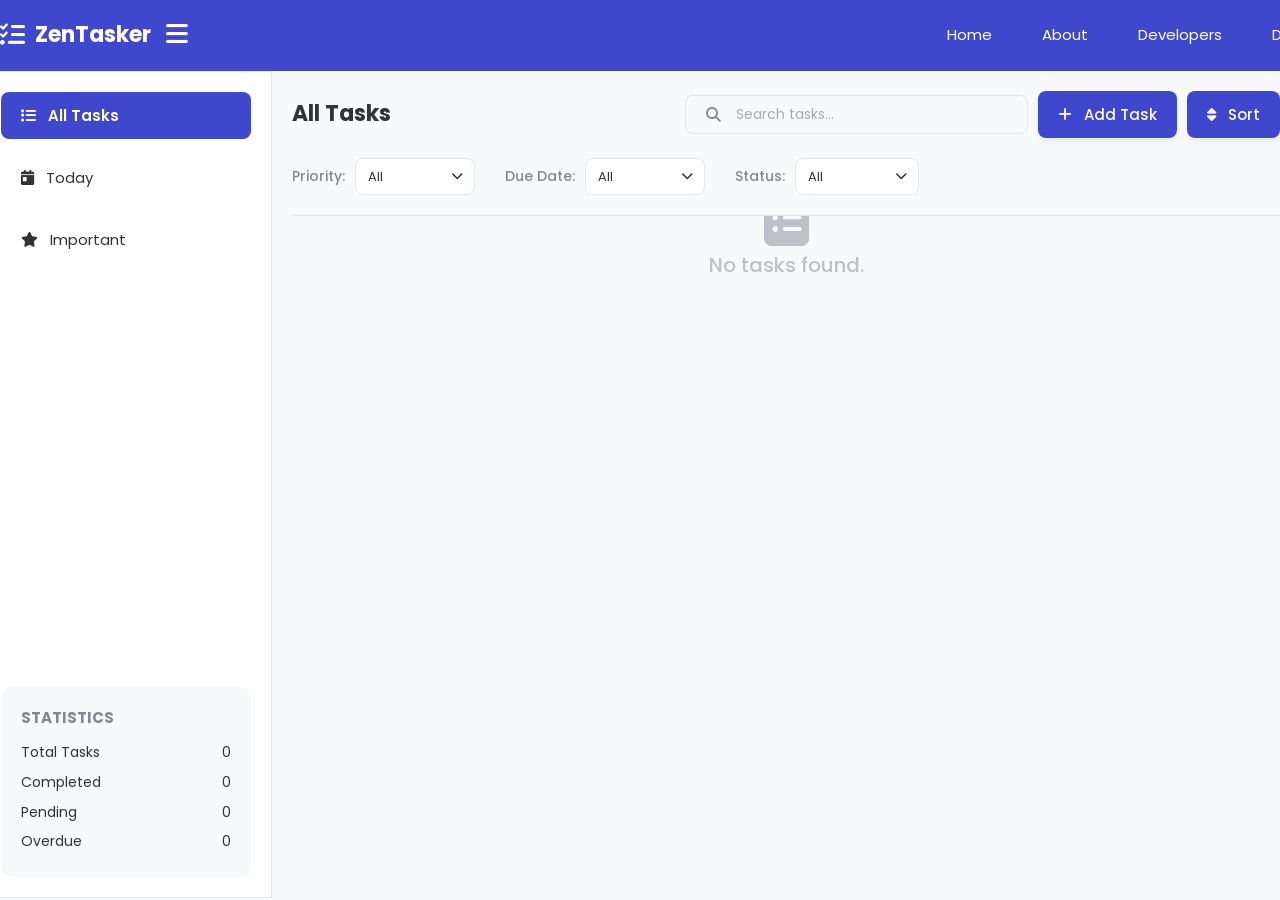
<file: index.html>
<!DOCTYPE html>
<html lang="en">
<head>
    <meta charset="UTF-8">
    <meta name="viewport" content="width=device-width, initial-scale=1.0">
    <title>ZenTasker - Home</title>
    <link rel="stylesheet" href="style.css">
    <link rel="stylesheet" href="https://cdnjs.cloudflare.com/ajax/libs/font-awesome/6.5.1/css/all.min.css">
</head>

<body>
  <div class="app_container">
    <!-- HEADER -->
    <header class="header">
      <div class="container">
        <div class="header_wrapper">
          <div class="header_left">
            <a href="index.html" style="text-decoration: none; color: inherit; display: flex; align-items: center; gap: 1rem;">
              <i class="fa-solid fa-list-check"></i>
              <h3>ZenTasker</h3>
            </a>
            <!-- hamburger-->
              <div class="menu_toggle">
                <i class="fas fa-bars"></i> 
          </div>
          </div>
            <nav class="header_nav">
              <a href="index.html">Home</a>
              <a href="about-project.html">About</a>
              <a href="developers.html">Developers</a>
              <div class="theme_toggle">
                <span>Dark Mode</span>
                  <label class="switch">
                    <input type="checkbox" id="theme_switch">
                    <span class="slider round"></span>
                  </label>
              </div>
            </nav>
        </div>
      </div>
    </header>
    <!-- MAIN CONTENT -->
    <main class="main_content">
      <div class="container">
        <aside class="sidebar_wrapper">
          <div class="sidebar_menu">
            <button class="active" id="all-tasks"><i class="fas fa-list"></i> All Tasks</button>
            <button id="today-tasks"><i class="fas fa-calendar-day"></i> Today</button>
            <button id="important-tasks"><i class="fas fa-star"></i> Important</button>
          </div>
          <section class="stats">
            <div class="stats_wrapper">
              <h3>Statistics</h3>
                <div class="stats_item">
                  <span>Total Tasks</span>
                  <span id="total-tasks-count">0</span>
                </div>
                <div class="stats_item">
                  <span>Completed</span>
                  <span id="completed-tasks-count">0</span>
                </div>
                <div class="stats_item">
                  <span>Pending</span>
                  <span id="pending-tasks-count">0</span>
                </div>
                <div class="stats_item">
                  <span>Overdue</span>
                  <span id="overdue-tasks-count">0</span>
                </div>
              </div>
          </section>
        </aside>
        <div class="task_content">
          <div class="task_header">
            <h2 id="current_view">All Tasks</h2>
            <div class="task_actions">
              <div class="search_box">
                <input type="text" id="task-search" placeholder="Search tasks...">
                <i class="fas fa-search"></i>
              </div>
              <button id="add-task-btn"><i class="fas fa-plus"></i> Add Task</button>
              <button id="sort-tasks-btn"><i class="fas fa-sort"></i> Sort</button>
            </div>
          </div>

          <div class="task_filters">
            <div class="filter_item">
              <label for="priority_filter">Priority:</label>
              <div class="select_wrapper">
                <select id="priority_filter">
                  <option value="all">All</option>
                  <option value="high">High</option>
                  <option value="medium">Medium</option>
                  <option value="low">Low</option>
                </select>
                <i class="fas fa-chevron-down"></i>
              </div>
            </div>

            <div class="filter_item">
              <label for="date_filter">Due Date:</label>
              <div class="select_wrapper">
                <select id="date_filter">
                  <option value="all">All</option>
                  <option value="today">Today</option>
                  <option value="week">This Week</option>
                  <option value="month">This Month</option>
                </select>
                <i class="fas fa-chevron-down"></i>
              </div>
            </div>

            <div class="filter_item">
              <label for="status_filter">Status:</label>
              <div class="select_wrapper">
                <select id="status_filter">
                  <option value="all">All</option>
                  <option value="pending">Pending</option>
                  <option value="completed">Completed</option>
                  <option value="overdue">Overdue</option>
                </select>
                <i class="fas fa-chevron-down"></i>
              </div>
            </div>
          </div>

        <div class="tasks_list" id="tasks_list">
          <div class="empty_state">
            <i class="fas fa-clipboard-list"></i>
            <p>No tasks found. Add a new task to get started!</p>
          </div>
        </div>

      </div>
      </div>
    </main>
  </div>
  <!-- MODAL -->
  <div class="modal" id="task_modal">
    <div class="modal_content">
      <div id="duplicate-alert" class="duplicate-alert">
        <i class="fas fa-exclamation-circle"></i>
        <span id="duplicate-msg">This title is already used!</span>
      </div>
      <span class="close_btn">&times;</span>
      <h2 id="modal-title">Add New Task</h2>
        <form id="task-form">
          <input type="hidden" id="task_id">
            <div class="form_group">
                <label for="task_title">Title*</label>
                <input type="text" id="task_title" required>
              </div>
            <div class="form_row">
                <div class="form_group">
                    <label for="task_due_date">Due Date</label>
                    <input type="date" id="task_due_date">
                </div>
                <div class="form_group">
                    <label for="task_due_time">Due Time</label> 
                    <input type="time" id="task_due_time"> </div>
            </div>
            <div class="form_group description_group">
              <div class="label_row" style="display: flex; justify-content: space-between; align-items: center; margin-bottom: 0.8rem;">
                  <label for="task_description">Description</label>
                  <button type="button" id="expand_desc_btn" class="text_action_btn">
                      <i class="fas fa-expand-alt"></i> Expand
                  </button>
              </div>
              <textarea id="task_description" rows="4"></textarea>
          </div>
            <button type="submit" class="submit_btn">Save Task</button>
        </form>
    </div>
  </div>
 <div class="modal" id="sort_modal">
    <div class="modal-content">
        <span class="close_btn">&times;</span>
        <h2>Sort Tasks</h2>
        
        <div class="sort_options" data-label="Sort By">
            <div class="sort_option">
                <input type="radio" id="sort_date" name="sort" value="dueDate" checked>
                <label for="sort_date">Due Date</label>
            </div>
            <div class="sort_option">
                <input type="radio" id="sort_created" name="sort" value="createdAt">
                <label for="sort_created">Creation Date</label>
            </div>
            <div class="sort_option">
                <input type="radio" id="sort_title" name="sort" value="title">
                <label for="sort_title">Title</label>
            </div>
        </div>

        <div class="sort_order" data-label="Sort Order">
            <div class="sort_option">
                <input type="radio" id="order_asc" name="order" value="asc">
                <label for="order_asc">Ascending</label>
            </div>
            <div class="sort_option">
                <input type="radio" id="order-desc" name="order" value="desc" checked>
                <label for="order_desc">Descending</label>
            </div>
        </div>
        
        <button id="apply-sort-btn" class="submit_btn">Apply Sort</button>
    </div>
</div>

  <script src="script.js"></script>
</body>
</html>
</file>
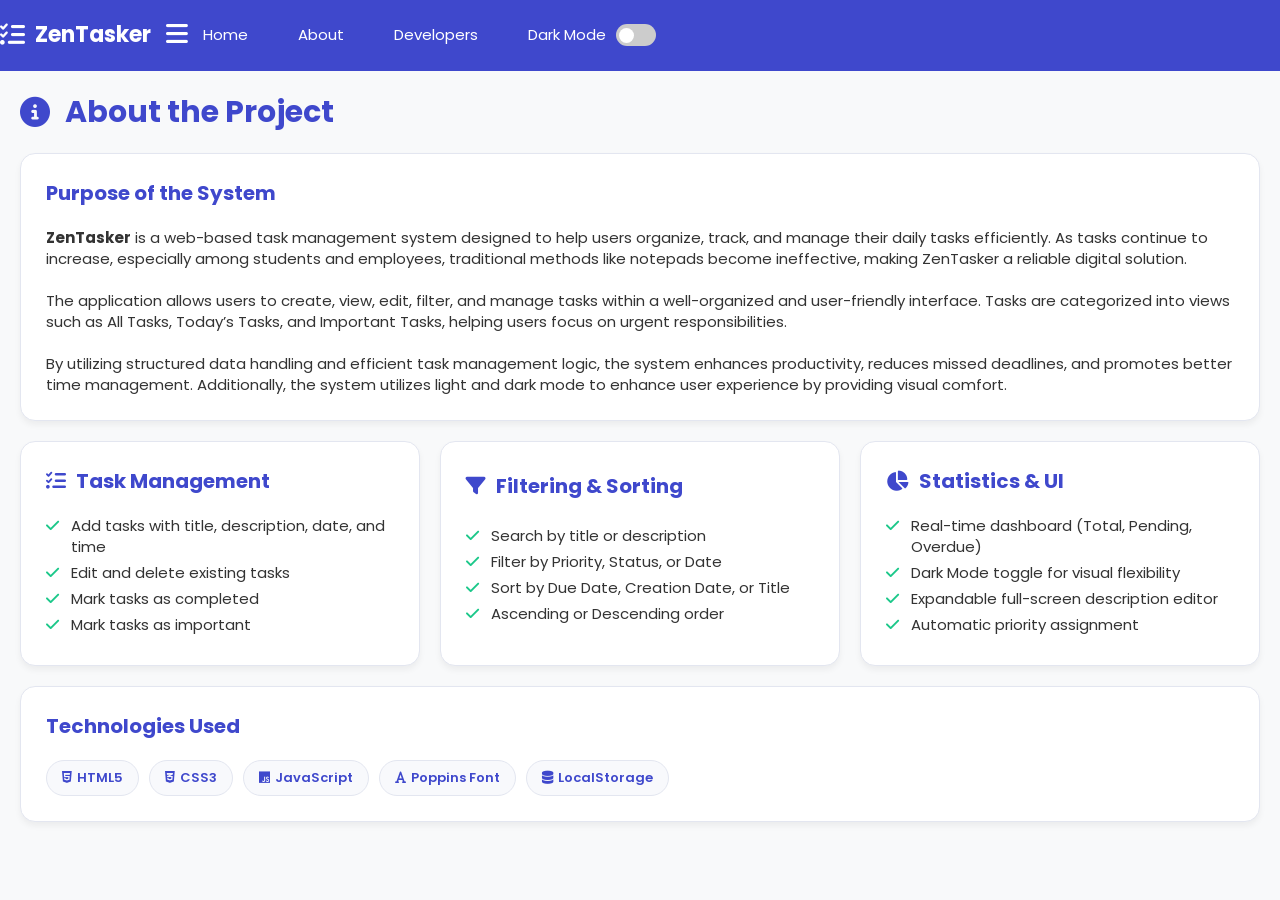
<file: about-project.html>
<!DOCTYPE html>
<html lang="en">
<head>
    <meta charset="UTF-8">
    <meta name="viewport" content="width=device-width, initial-scale=1.0">
    <title>ZenTasker - About Project</title>
    <link rel="stylesheet" href="style.css">
    <link rel="stylesheet" href="https://cdnjs.cloudflare.com/ajax/libs/font-awesome/6.5.1/css/all.min.css">
</head>

<body>
  <div class="app_container">
    <header class="header">
      <div class="container">
        <div class="header_wrapper">
          <div class="header_left">
            <a href="index.html" style="text-decoration: none; color: inherit; display: flex; align-items: center; gap: 1rem;">
              <i class="fa-solid fa-list-check"></i>
              <h3>ZenTasker</h3>
            </a>
             <!-- hamburger-->
              <div class="menu_toggle">
                <i class="fas fa-bars"></i>
          </div>
            <nav class="header_nav">
              <a href="index.html">Home</a>
              <a href="about-project.html" class="active">About</a>
              <a href="developers.html">Developers</a>
              <div class="theme_toggle">
                <span>Dark Mode</span>
                  <label class="switch">
                    <input type="checkbox" id="theme_switch">
                    <span class="slider round"></span>
                  </label>
              </div>
            </nav>
        </div>
      </div>
    </header>

    <main class="main_content about_page">
        <div class="container">
            <section class="about_section animate_fade">
                <div class="section_header">
                    <i class="fas fa-circle-info"></i>
                    <h1>About the Project</h1>
                </div>
                
                <div class="about_card">
                    <h2>Purpose of the System</h2>
                    <p>
                        <strong>ZenTasker</strong> is a web-based task management system designed to help users organize, track, and manage their daily tasks efficiently. As tasks continue to increase, especially among students and employees, traditional methods like notepads become ineffective, making ZenTasker a reliable digital solution.
                        <br><br>
                        The application allows users to create, view, edit, filter, and manage tasks within a well-organized and user-friendly interface. Tasks are categorized into views such as All Tasks, Today’s Tasks, and Important Tasks, helping users focus on urgent responsibilities.
                        <br><br>
                        By utilizing structured data handling and efficient task management logic, the system enhances productivity, reduces missed deadlines, and promotes better time management. Additionally, the system utilizes light and dark mode to enhance user experience by providing visual comfort.
                    </p>
                </div>

                <div class="features_grid">
                    <div class="about_card feature_item">
                        <h3><i class="fas fa-tasks"></i> Task Management</h3>
                        <ul>
                            <li>Add tasks with title, description, date, and time</li>
                            <li>Edit and delete existing tasks</li>
                            <li>Mark tasks as completed</li>
                            <li>Mark tasks as important</li>
                        </ul>
                    </div>

                    <div class="about_card feature_item">
                        <h3><i class="fas fa-filter"></i> Filtering & Sorting</h3>
                        <ul>
                            <li>Search by title or description</li>
                            <li>Filter by Priority, Status, or Date</li>
                            <li>Sort by Due Date, Creation Date, or Title</li>
                            <li>Ascending or Descending order</li>
                        </ul>
                    </div>

                    <div class="about_card feature_item">
                        <h3><i class="fas fa-chart-pie"></i> Statistics & UI</h3>
                        <ul>
                            <li>Real-time dashboard (Total, Pending, Overdue)</li>
                            <li>Dark Mode toggle for visual flexibility</li>
                            <li>Expandable full-screen description editor</li>
                            <li>Automatic priority assignment</li>
                        </ul>
                    </div>
                </div>

                <div class="about_card tech_section">
                    <h2>Technologies Used</h2>
                    <div class="tech_tags">
                        <span class="tech_tag"><i class="fab fa-html5"></i> HTML5</span>
                        <span class="tech_tag"><i class="fab fa-css3-alt"></i> CSS3</span>
                        <span class="tech_tag"><i class="fab fa-js"></i> JavaScript</span>
                        <span class="tech_tag"><i class="fas fa-font"></i> Poppins Font</span>
                        <span class="tech_tag"><i class="fas fa-database"></i> LocalStorage</span>
                    </div>
                </div>
            </section>
        </div>
    </main>
  </div>

  <script src="script.js"></script>
</body>
</html>
</file>
<file: style.css>
@import url("https://fonts.googleapis.com/css2?family=Poppins:wght@300;400;500;600;700&display=swap");

:root {
    --primary-color: #3f48cc;
    --primary-hover: #193a9a;
    --secondary-color: #858796;
    --success-color: #1cc88a;
    --danger-color: #e74a3b;
    --warning-color: #ffc100;
    --info-color: #36b9cc;
    --light-color: #f8f9fc;
    --light-gray-color: #f4f4f4;
    --dark-color: #1b1a2a;
    --text-color: #333;
    --bg-color: #f8f9fa;
    --card-bg: #fff;
    --border-color: #e3e6f0;
    --sidebar-bg: #fff;
    --sidebar-text: #333;
    --input-bg: #fff;
    --poppins: "Poppins", sans-serif;
    
    /* Predefined Consistent Shadows */
    --card-shadow: 0 4px 6px rgba(0, 0, 0, 0.05);
    --card-shadow-hover: 0 10px 20px rgba(0, 0, 0, 0.1);
}
[data-theme="dark"] {
    --primary-color: #3f48cc;
    --primary-hover: #193a9a;
    --secondary-color: #6c757d;
    --success-color: #1cc88a;
    --danger-color: #e74a3b;
    --warning-color: #f6c23e;
    --info-color: #36b9cc;
    --light-color: #343a40;
    --light-gray-color: #242424;
    --dark-color: #d1d3e2;
    --text-color: #f8f9fa;
    --bg-color: #1a1a1a;
    --card-bg: #2d2d2d;
    --border-color: #444;
    --sidebar-bg: #252525;
    --sidebar-text: #f8f9fa;
    --input-bg: #3d3d3d;
    --poppins: "Poppins", sans-serif;
    
    /* Dark Mode Shadows */
    --card-shadow: 0 4px 6px rgba(0, 0, 0, 0.2);
    --card-shadow-hover: 0 10px 20px rgba(0, 0, 0, 0.4);
}

*{
    margin: 0;
    padding: 0;
    box-sizing: border-box;
    transition: background-color 0.3s ease, color 0.3s ease, border-color 0.3s ease, box-shadow 0.3s ease;
}

html{
    font-size: 62.5%;
    height: 100%;
}
body{
    font-family: var(--poppins);
    font-size: 1.6rem;
    line-height: 1.4;
    overflow-x: hidden;
    overflow-y: auto;
    background-color: var(--bg-color);
    color: var(--text-color);
    -ms-overflow-style: none;  /* IE and Edge */
    scrollbar-width: none;  /* Firefox */
}
body::-webkit-scrollbar{
    display: none;
}
a{
    text-decoration: none;
}
ul{ 
    list-style: none;
}
img{
    max-width: 100%; display: block;
}
.container{
    margin: 0 auto;
}
.main_container{ 
    width: 100%;
}
.app_container{
   

    min-height: 100vh;
    display: flex;
    flex-direction: column;
}
/* HEADER */
.header {
    background-color: var(--primary-color);
    padding: 2rem 0;
    position: sticky;
    top: 0;
    z-index: 1000;
}
.header_wrapper {
    display: flex;
    justify-content: space-between;
    align-items: center;
    width: 140rem;
    margin: 0 auto;
}
.header_left {
    display: flex;
    align-items: center;
    gap: 1.5rem;
}
.header_left i {
    font-size: 2.5rem;
    color: white;
}
.header_left h3 {
    color: white;
    font-size: 2.2rem;
}
.header_nav{
    display: flex;
    gap: 5rem;
}
.header_nav a{
    position: relative;
    font-size: 1.5rem;
    color: white;
    transition: color 0.3s ease;
}
.header_nav a:after{
    content: "";
    position: absolute;
    height: 2px;
    width: 100%;
    left: 0;
    bottom: -4px;
    background-color: var(--warning-color);
    transform: scaleX(0);
    transition: transform 0.3s ease;
    transform-origin: right;
}
.header_nav a:hover{
    color: var(--warning-color);
}
.header_nav a:hover::after{
    transform: scaleX(1);
    transform-origin: left;
}
.theme_toggle   {
    display: flex;
    font-size: 1.5rem;
    color: white;
    gap: 1rem;
    
}
.switch {
    position: relative;
    display: inline-block;
    width: 40px;
    height: 22px;
}
.switch input { opacity: 0; width: 0; height: 0; }
.slider {
    position: absolute;
    cursor: pointer;
    top: 0; left: 0; right: 0; bottom: 0;
    background-color: #ccc;
    transition: .3s;
    border-radius: 35px;
}
.slider:before {
    position: absolute;
    content: "";
    height: 15px; width: 15px;
    left: 3px; bottom: 3px;
    background-color: white;
    transition: .3s;
    border-radius: 50%;
}
input:checked + .slider { background-color: var(--warning-color); }
input:checked + .slider:before { transform: translateX(18px); }
.slider.round {
    border-radius: 35px;
}
.slider.round:before {
    border-radius: 50%;
}
/* MAIN CONTENT */
.main_content {
    display: flex;
    background-color: var(--bg-color);
    flex: 1;
    overflow: hidden;
}
.main_content > .container {
    display: flex;
    width: 140rem;
    margin: 0 auto;
    height: 100%;
}
/* SIDEBAR */
.sidebar_wrapper {
     width: 25rem;
    min-height: calc(100vh - 11.5rem);
    background-color: var(--sidebar-bg);
    color: var(--sidebar-text);
    border: 1.5px solid var(--border-color);
    display: flex;
    flex-direction: column;
    padding: 2rem 2rem 2rem 50vw;
    margin-left: -50vw; 
    box-sizing: content-box; 
}
.sidebar_menu {
    display: flex;
    flex-direction: column;
    gap: 1.5rem;
}
.sidebar_menu button {
   display: flex;
    align-items: center;
    gap: 1.2rem;
    padding: 1.2rem 2rem;
    border-radius: 0.8rem;
    font-size: 1.5rem;
    font-family: var(--poppins);
    cursor: pointer;
    transition: all 0.3s ease;
    border: none;
    width: 100%; /* Default width */
    color: var(--sidebar-text);
    background-color: var(--sidebar-bg-color);
}
.sidebar_menu button:hover {
     background-color: rgba(78, 115, 223, 0.1);
    color: var(--primary-color);
    padding-left: 2.5rem;
}
.sidebar_menu button.active {
    background-color: var(--primary-color);
    color: white;
    font-weight: 600;
}
.sidebar_menu button.active i
{ 
  color: white;
}
.stats {
    margin-top: auto;
}
.stats_wrapper {
    background-color: var(--bg-color);
    padding: 2rem;
    border-radius: 1rem;
}
.stats h3 {
    font-size: 1.5rem;
    text-transform: uppercase;
    color: var(--secondary-color);
    margin-bottom: 1rem;
}
.stats_item {
    display: flex;
    justify-content: space-between;
    padding: 0.5rem 0;
    font-size: 1.4rem;
    color: var(--sidebar-text);
}
/* TASK CONTENT */
.task_content{
    width: 100%;
    padding: 2rem 0 2rem 2rem;
    background-color: var(--bg-color);
    flex: 1;
    height: 100%;
    display: flex;
    flex-direction: column;
    overflow: hidden;
}
.task_header {
    display: flex;
    justify-content: space-between;
    align-items: center;
}
.task_header h2 {
    font-size: 2.2rem;
}
.task_actions {
    display: flex;
    gap: 2rem;
}
.search_box {
    position: relative;
    display: flex;
    align-items: center;
    background-color: var(--light-color);
    border: 1.5px solid var(--border-color);
    border-radius: 0.8rem;
    transition: all 0.3s ease;
}
.search_box:hover {
    border-color: var(--primary-color);
}
.search_box:focus-within {
     outline: none;
    border-color: var(--primary-color);
    box-shadow: 0 0 0 0.3rem rgba(78, 115, 223, 0.25);
}
.search_box input {
    border: none;
    outline: none;
    background: transparent;
    padding: 0.8rem 2rem 0.8rem 5rem;
    font-size: 1.4rem;
    font-family: var(--poppins);
    color: var(--dark);
    width: 100%;
}
.search_box i {
    position: absolute;
    left: 2rem;
    color: var(--secondary-color);
    font-size: 1.5rem;
    pointer-events: none;
}
.search_box input::placeholder {
    color: #aaa;
    font-weight: 400;
}
#add-task-btn,
#sort-tasks-btn {
    display: flex;
    align-items: center;
    gap: 1.2rem;
    padding: 1.2rem 2rem;
    border-radius: 0.8rem;
    font-size: 1.5rem;
    background-color: var(--primary-color);
    color: white;
    font-family: var(--poppins);
    font-weight: 500;
    cursor: pointer;
    transition: all 0.3s ease;
    border: none;
    transition: all 0.3s ease;
    box-shadow: var(--card-shadow);
}
#add-task-btn:hover, 
#sort-tasks-btn:hover {
    background-color: #353ca6;
    transform: translateY(-2px);
    box-shadow: var(--card-shadow-hover);
}
#add-task-btn:active,
#sort-tasks-btn:active {
    transform: translateY(0);
    box-shadow: 0 2px 4px rgba(63, 72, 204, 0.2);
}
#add-task-btn i,
#sort-tasks-btn i {
    font-size: 1.5rem;
}
.task_filters {
    display: flex;
    gap: 3rem;
    padding: 2rem 0;
    border-bottom: 1.5px solid var(--border-color);
    align-items: center;
    flex-wrap: wrap;
}
.filter_item {
    display: flex;
    align-items: center;
    gap: 1rem;
}
.filter_item label {
    font-size: 1.4rem;
    font-weight: 500;
    color: var(--secondary-color);
    transition: color 0.3s ease;
}
.filter_item select {
    /* Reset browser default arrow */
    appearance: none;
    -webkit-appearance: none;
    -moz-appearance: none;
    width: 100%;
    padding: 0.8rem 3.5rem 0.8rem 1.2rem;
    border-radius: 0.8rem;
    border: 1.5px solid var(--border-color);
    font-family: var(--poppins);
    font-size: 1.3rem;
    background-color: var(--input-bg);
    color: var(--text-color);
    cursor: pointer;
    outline: none;
    transition: all 0.3s ease;
}
.select_wrapper {
    position: relative;
    display: flex;
    align-items: center;
    min-width: 12rem;
}
.select_wrapper i {
    position: absolute;
    right: 1.2rem;
    font-size: 1.2rem;
    color: var(--text-color);
    pointer-events: none;
    transition: all 0.3s ease;
}
.filter_item select:hover {
    border-color: var(--primary-color);
}

.filter_item select:focus {
    border-color: var(--primary-color);
    box-shadow: 0 0 0 0.3rem rgba(78, 115, 223, 0.25);
}
/* MODAL */
.modal {
    display: none; 
    position: fixed;
    top: 0;
    left: 0;
    width: 100%;
    height: 100%;
    background-color: rgba(0, 0, 0, 0.6); 
    z-index: 2000; 
    justify-content: center;
    align-items: center;
    backdrop-filter: blur(5px); 
}
.modal.active {
    display: flex;
}
.modal_content {
    background-color: var(--card-bg);
    border-radius: 1.2rem;
    width: 95%;
    max-width: 515px;
    padding: 3rem;
    box-shadow: var(--card-shadow-hover);
    position: relative;
    animation: modalSlideIn 0.3s ease-out;
    color: var(--text-color);
}
@keyframes modalSlideIn {
    from { transform: translateY(-20px); opacity: 0; }
    to { transform: translateY(0); opacity: 1; }
}
.modal h2 {
    margin-bottom: 2rem;
    font-size: 2.2rem;
    color: var(--primary-color);
    border-bottom: 2px solid var(--border-color);
    padding-bottom: 1rem;
}
.close_btn {
    position: absolute;
    top: 1.5rem;
    right: 2rem;
    font-size: 3rem;
    color: var(--secondary-color);
    cursor: pointer;
}
.close_btn:hover {
    color: var(--danger-color);
}
.form_group {
    margin-bottom: 1.5rem;
}
.form_group label {
    display: block;
    font-size: 1.5rem;
    font-weight: 500;
    margin-bottom: 0.5rem;
}
.modal_content input, 
.modal_content textarea,
.modal_content select {
    width: 100%;
    padding: 1rem;
    border-radius: 0.6rem;
    border: 1.5px solid var(--border-color);
    background-color: var(--input-bg);
    color: var(--text-color);
    font-family: var(--poppins);
    font-size: 1.4rem;
    outline: none;
}
.modal_content input:focus, 
.modal_content textarea:focus {
    border-color: var(--primary-color);
}
.modal_content input:focus, 
.modal_content textarea:focus {
    outline: none;
    border-color: var(--primary-color);
    box-shadow: 0 0 0 0.3rem rgba(78, 115, 223, 0.25);
}
.duplicate-alert {
    display: none;
    align-items: center;
    gap: 1.2rem;
    background-color: var(--card-bg); 
    color: var(--danger-color);
    padding: 1.5rem 2rem;
    border-radius: 1rem;
    position: absolute;
    top: -60px;
    left: 50%;
    transform: translateX(-50%);
    width: 100%;
    z-index: 2100;
    border: 2px solid var(--danger-color);
    box-shadow: var(--card-shadow-hover);
    font-size: 1.4rem;
    font-weight: 600;
    animation: popIn 0.4s cubic-bezier(0.68, -0.55, 0.265, 1.55);
}
.duplicate-alert i {
    font-size: 2rem;
}
@keyframes popIn {
    from { 
        top: -50px; 
        opacity: 0; 
        transform: translateX(-50%) scale(0.9); 
    }
    to { 
        top: -60px; 
        opacity: 1; 
        transform: translateX(-50%) scale(1); 
    }
}
.form_row {
    display: grid;
    grid-template-columns: 1fr 1fr;
    gap: 1.5rem;
}
#task_description::-webkit-scrollbar {
    display: none;
}

.form_group.description_group {
    transition: all 0.4s cubic-bezier(0.165, 0.84, 0.44, 1);
}
#task_description {
    resize: none;
    width: 100%;
    height: 120px;
    padding: 1rem;
    background-color: var(--input-bg);
    border: 1.5px solid var(--border-color);

    border-radius: 0.8rem;
    position: relative;
    top: 0;
    left: 0;
    z-index: 1;
}
#task_description:focus {
    border-color: var(--primary-color);
}
#task_description.is_expanded {
    position: fixed;
    top: 10vh;
    left: 10vw;
    width: 80vw;
    height: 80vh;
    z-index: 10001;
    padding: 6rem 3rem 3rem 3rem;
    font-size: 1.6rem;
    background-color: var(--card-bg);
    border: 1px solid var(--primary-color);
    border-radius: 1.5rem;
    box-shadow: 0 20px 50px rgba(0, 0, 0, 0.3), 0 0 0 100vmax rgba(0, 0, 0, 0.5);
    outline: none;
    overflow-y: auto;
}
#expand_desc_btn {
    z-index: 10002;
}
#task_modal:has(#task_description.is_expanded) #expand_desc_btn {
    position: fixed;
    top: calc(10vh + 1.5rem);
    right: calc(10vw + 2rem);
    background: var(--danger-color);
    color: white;
}
#task_modal:has(#task_description.is_expanded) .label_row label {
    visibility: hidden;
}
.text_action_btn {
    background: var(--light-gray-color);
    border: 1.5px solid var(--border-color);
    color: var(--primary-color);
    padding: 0.6rem 1.2rem;
    border-radius: 0.8rem;
    font-weight: 500;
    font-family: var(--poppins);
    cursor: pointer;
    display: flex;
    align-items: center;
    gap: 0.5rem;
    font-size: 1.3rem;
    transition: all 0.2s ease;
}
.text_action_btn:hover {
    background: var(--primary-color);
    color: white;
    border-color: var(--primary-color);
}
#task_modal:has(#task_description.is_expanded) #expand_desc_btn {
    position: fixed;
    top: calc(10vh + 1.5rem);
    right: calc(10vw + 2rem);
    background: var(--card-bg);
    border: 1.5px solid var(--danger-color);
    color: var(--danger-color);
    z-index: 10002;
}
#task_modal:has(#task_description.is_expanded) #expand_desc_btn:hover {
    background: var(--danger-color);
    color: white;
    border-color: var(--danger-color);
}
.submit_btn,
.apply {
    width: 100%;
    padding: 1.2rem;
    margin-top: 1rem;
    border: none;
    border-radius: 0.8rem;
    background-color: var(--primary-color);
    color: white;
    font-size: 1.6rem;
    font-weight: 500;
    cursor: pointer;
    transition: background 0.3s;
}
.submitbtn:hover {
    background-color: var(--primary-hover);
}
.task_content {
    flex: 1;
    display: flex;
    flex-direction: column;
    height: 100%; /* Ensure it spans the full available height */
}
.tasks_list {
    flex: 1;
    display: grid;
    grid-template-columns: repeat(2, 1fr);
    gap: 2rem;
    padding: 2rem 0;
    align-content: start;
    overflow-y: auto; 
    max-height: 100%;
    position: relative;
}
.tasks_list::-webkit-scrollbar {
    width: 6px;
}
.tasks_list::-webkit-scrollbar-track {
    background: transparent;
}
.tasks_list::-webkit-scrollbar-thumb {
    background: var(--border-color);
    border-radius: 10px;
}
.tasks_list::-webkit-scrollbar-thumb:hover {
    background: var(--secondary-color);
}
.tasks_list.is-empty {
    display: flex;
    align-items: center;
    justify-content: center;
    height: 100%;
    grid-template-columns: none;
}
.empty_state {
    text-align: center;
    display: flex;
    flex-direction: column;
    align-items: center;
    justify-content: center;
    margin-top: -5rem;
    gap: 0.5rem;
    animation: fadeIn 0.5s ease-out forwards;
}
.empty_state i {
    font-size: 6rem; 
    color: var(--secondary-color);
    opacity: 0.5;
}
.empty_state p {
    font-size: 2rem;
    font-weight: 500;
    color: var(--secondary-color);
    opacity: 0.5;
}
.empty_state span {
    font-size: 1.5rem;
    color: var(--secondary-color);
    opacity: 0.5;
}
@keyframes fadeIn {
    from {
        opacity: 0;
        transform: translateY(20px);
    }
    to {
        opacity: 1;
        transform: translateY(0);
    }
}
.task_card {
    background-color: var(--card-bg);
    border-radius: 1rem;
    padding: 2rem;
    height: 20rem;
    display: flex;
    flex-direction: column;
    box-shadow: var(--card-shadow);
    transition: transform 0.2s ease, box-shadow 0.2s ease, border-color 0.2s ease;
    cursor: pointer;
}
.task_card:hover {
    transform: translateY(-5px);
    box-shadow: var(--card-shadow-hover);
    border-color: var(--primary-color);
}
.task_card.expanded:hover {
    transform: none;
    box-shadow: none;
}
.task_card_header {
    display: flex;
    justify-content: space-between;
    align-items: flex-start;
    margin-bottom: 1rem;
}
.task_card_header h4 {
    font-size: 1.8rem;
    color: var(--primary-color);
    padding-bottom: 3px;
}
.title_section {
    display: flex;
    align-items: center;
    gap: 1rem;
}
.task_checkbox {
    width: 1.5rem;
    cursor: pointer;
    accent-color: var(--success-color);
}
.task_card.completed {
    opacity: 0.5;
}

.task_card.completed h4,
.task_card.completed .task_description {
    text-decoration: line-through;
    color: var(--secondary-color);
}
.task_card_header {
    display: flex;
    justify-content: space-between;
    align-items: center;
    width: 100%;
    margin-bottom: 1rem;
}
.task_actions {
    display: flex;
    gap: 1rem;
    align-items: center;
}
.task-action-btn {
    padding: 0.5rem;
    cursor: pointer;
    font-size: 1.6rem;
    color: var(--secondary-color);
    display: flex;
    align-items: center;
    justify-content: center;
    background: none;
    border: none;
    box-shadow: none;
    cursor: pointer;
    transition: all 0.3s ease;
    border-radius: 50%;
}
.task-action-btn:hover {
   background-color: var(--light-gray-color);
    transform: scale(1.1);
    box-shadow: none;
}
.task-action-btn.important.active {
    color: var(--warning-color);
}
.task-action-btn.important:hover {
    color: var(--warning-color);
}
.task-action-btn.edit:hover {
    color: var(--primary-color);
}
.task-action-btn.delete:hover {
    color: var(--danger-color);
}
.task-action-btn i {
    pointer-events: none;
}
.task_description {
    font-size: 1.4rem;
    color: var(--secondary-color);
    line-height: 1.5;
    white-space: pre-wrap;
    overflow-y: auto; 
    flex-grow: 1;
    -ms-overflow-style: none;
    scrollbar-width: none;
}
.task_description::-webkit-scrollbar {
    display: none;
}
.task_description {
    word-break: break-all; 
}
.task_detail {
    display: flex;
    align-items: center;
    gap: 1.5rem;
    padding-top: 1.5rem;
    margin-top: auto;
}
.task_detail span {
    display: flex;
    align-items: center;
    gap: 1rem;
    font-size: 1.4rem;
    color: var(--secondary-color);
}
.task_card.expanded {
    position: absolute;
    top: 2rem; 
    left: 0;
    width: 100%;
    height: calc(100% - 2rem); 
    z-index: 100;
    margin: 0;
    cursor: default;
    animation: expandAnimation 0.3s ease-out forwards;
    display: flex;
    flex-direction: column;
    align-items: flex-start;
    padding: 3rem;
}
@keyframes expandAnimation {
    from { transform: scale(0.95); opacity: 0.8; }
    to { transform: scale(1); opacity: 1; }
}
.tasks_list.has-expanded .task_card:not(.expanded) {
    display: none;
}
.close_expanded {
    display: none;
    border: none;
    background-color: transparent;
    color: var(--text-color);
    cursor: pointer;
    font-weight: 500;
    font-family: var(--poppins);
    font-size: 1.4rem;
    margin-bottom: 1.5rem;
    transition: all 0.3s ease;
    align-self: flex-start;
}
.close_expanded:hover {
    transform: translateX(-5px);
}
.close_expanded i {
    font-size: 1.2rem;
    transition: transform 0.3s ease;
}
.close_expanded:hover i {
    transform: translateX(-3px);
}
.task_card.expanded .close_expanded {
   display: flex;
    align-items: center;
    gap: 1rem;
}
.priority_badge {
    padding: 0.4rem 1.2rem;
    border-radius: 0.8rem;
    font-size: 1.2rem;
    font-weight: 700;
    text-transform: uppercase;
    letter-spacing: 0.5px;
    display: inline-block;
}

.priority_badge.high {
    background-color: rgba(231, 74, 59, 0.1);
    color: #e74a3b;
}

.priority_badge.medium {
    background-color: rgba(255, 193, 0, 0.1);
    color: #ffc100;
}

.priority_badge.low {
    background-color: rgba(28, 200, 138, 0.1);
    color: #1cc88a;
}
@media (max-width: 768px) {
    .tasks_list {
        grid-template-columns: 1fr;
    }
}
#sort_modal {
    position: fixed;
    top: 0;
    left: 0;
    width: 100%;
    height: 100%;
    background-color: rgba(0, 0, 0, 0.5);
    display: none;
    justify-content: center;
    align-items: center;
    z-index: 1000;
    backdrop-filter: blur(4px);
}
#sort_modal {
    position: fixed;
    top: 0;
    left: 0;
    width: 100%;
    height: 100%;
    background-color: rgba(0, 0, 0, 0.5);
    display: none;
    justify-content: center;
    align-items: center;
    z-index: 1000;
    backdrop-filter: blur(4px);
}
#sort_modal.active {
    display: flex;
    animation: modalSlideIn 0.3s ease-out;
}
#sort_modal .modal-content {
    background-color: var(--card-bg);
    padding: 3rem;
    border-radius: 1.5rem;
    width: 100%;
    max-width: 450px;
    position: relative;
    box-shadow: var(--card-shadow-hover);
    transform: scale(0.9);
    transition: transform 0.3s ease;
}
#sort_modal.active .modal-content {
    transform: scale(1);
    animation: zoomIn 0.3s ease forwards;
}
.sort_options, .sort_order {
    margin: 2rem 0;
    padding: 1.5rem;
    background-color: var(--input-bg);
    border-radius: 1rem;
    border: 1px solid var(--border-color);
}
.sort_option {
    display: flex;
    align-items: center;
    gap: 1.2rem;
    padding: 0.8rem 0;
    cursor: pointer;
    font-family: var(--poppins);
}
.sort_option input[type="radio"] {
    width: 1.8rem;
    height: 1.8rem;
    accent-color: var(--primary-color);
    cursor: pointer;
}
.sort_option label {
    cursor: pointer;
    font-size: 1.4rem;
    font-weight: 500;
    color: var(--text-color);
}
.sort_options::before, .sort_order::before {
    content: attr(data-label);
    display: block;
    font-size: 1.1rem;
    font-weight: 700;
    color: var(--secondary-color);
    margin-bottom: 1rem;
    text-transform: uppercase;
    letter-spacing: 1px;
}
.about_page {
    padding: 2rem;
    display: flex;
    justify-content: center;
    min-height: calc(100vh - 80px);
}
.about_page .container {
    width: 100%;
    max-width: 140rem;
    margin: 0 auto;
    display: flex;
    justify-content: center;
}
.about_section {
    width: 100%;
    display: flex;
    flex-direction: column;
    justify-content: center;
}
.about_card {
    display: grid;
    gap: 2rem;
    background: var(--card-bg);
    padding: 2.5rem;
    border-radius: 1.5rem;
    box-shadow: var(--card-shadow);
    margin-bottom: 2rem;
    border: 1px solid var(--border-color);
    width: 100%;
}
.about_card h2 {
    color: var(--primary-color);
    font-size: 2rem;
}
.about_card p {
    color: var(--text-color);
    font-size: 1.5rem;
    margin: 0;
}
.animate_fade {
    animation: fadeIn 0.8s ease-out;
}
.section_header {
    display: flex;
    align-items: center;
    gap: 1.5rem;
    color: var(--primary-color);
    margin-bottom: 2rem;
}
.section_header i, h1 {
    font-size: 3rem;
}
.features_grid {
    display: grid;
    grid-template-columns: repeat(auto-fit, minmax(300px, 1fr));
    gap: 2rem;
}
.feature_item h3 {
    display: flex;
    align-items: center;
    gap: 1rem;
    color: var(--primary-color);
    font-size: 2rem;
}
.feature_item ul {
    list-style: none;
}
.feature_item ul li {
    position: relative;
    padding-left: 2.5rem;
    margin-bottom: 0.5rem;
    font-size: 1.5rem;
    color: var(--text-color);
}
.feature_item ul li::before {
    content: "\f00c";
    font-family: "Font Awesome 6 Free";
    font-weight: 900;
    position: absolute;
    left: 0;
    color: var(--success-color);
}
.tech_section h2 {
    color: var(--primary-color);
    font-size: 2rem;
}
.tech_tags {
    display: flex;
    flex-wrap: wrap;
    gap: 1rem;
}
.tech_tag {
    background: var(--light-color);
    padding: 0.8rem 1.5rem;
    border-radius: 5rem;
    font-size: 1.3rem;
    font-weight: 600;
    color: var(--primary-color);
    border: 1px solid var(--border-color);
    display: flex;
    align-items: center;
    gap: 0.5rem;
}

[data-theme="dark"] .tech_tag {
    background: #252438;
}
@keyframes fadeIn {
    from { opacity: 0; transform: translateY(20px); }
    to { opacity: 1; transform: translateY(0); }
}
.developers_page {
    padding: 2rem;
    display: flex;
    justify-content: center;
    min-height: calc(100vh - 80px);
}
.developers_page .container {
    width: 100%;
    max-width: 140rem;
    margin: 0 auto;
    display: flex;
    justify-content: center;
    align-items: center;
}
.dev_header {
    display: flex;
    align-items: center;
    gap: 1.5rem;
    color: var(--primary-color);
    margin-bottom: 2rem;
}
.dev_header i,h2 {
    font-size: 3rem;
}
.dev_grid {
    display: grid;
    grid-template-columns: repeat(auto-fit, minmax(300px, 1fr));
    gap: 2rem;
}
.dev_card {
    background: var(--card-bg);
    border-radius: 1.5rem;
    padding: 2.5rem 2rem;
    height: 650px;
    display: flex;
    flex-direction: column;
    align-items: center;
    transition: transform 0.3s ease, box-shadow 0.3s ease;
    border: 1px solid var(--border-color);
    box-shadow: var(--card-shadow);
}
.dev_card:hover {
    transform: translateY(-2px);
    box-shadow: var(--card-shadow-hover);
}
.dev_img_container {
    width: 12rem;
    height: 12rem;
    border-radius: 50%;
    background-color: var(--light-gray-color);
    overflow: hidden;
    margin-bottom: 2rem;
    border: 3px solid var(--primary-color);
    flex-shrink: 0;
}
.dev_img {
    width: 100%;
    height: 100%;
    object-fit: cover;
}
.dev_info {
    display: flex;
    flex-direction: column;
    width: 100%;
    height: 100%;
}
.dev_info h3 {
    font-size: 1.8rem;
    text-align: center;
    text-transform: uppercase;
    color: var(--text-color);
    font-weight: 700;
}
.dev_position {
    display: block;
    width: fit-content;
    margin: 0 auto 2rem auto;
    padding: 0.5rem 0.8rem;
    border-radius: 2rem;
    background-color: color-mix(in srgb, var(--primary-color), transparent 85%); 
    color: var(--primary-color); 
    font-size: 1rem;
    font-weight: 500;
}
.dev_contribution{
    display: flex;
    flex-direction: column;
    gap: 2rem;
}
.dev_description {
    font-size: 1.3rem;
    text-align: justify;
    text-justify: inter-word;
    hyphens: auto;
    line-height: 1.6;
    color: var(--text-color);
}
.dev_title {
    font-weight: 700;
    font-size: 1.3rem;
    color: var(--text-color);
}
.dev_info ul {
    list-style: none;
    padding: 0;
}
.dev_info li {
    font-size: 1.3rem;
    color: var(--text-color);
    position: relative;
    padding-left: 25px;
    text-align: justify;
    text-justify: inter-word;
}
.dev_info li::before {
    content: "▹"; 
    position: absolute;
    left: 0;
    font-size: 1.8rem;
    top: -5px; 
    color: var(--text-color);
    font-weight: 900;
}
.dev_socials {
    display: flex;
    gap: 1.5rem;
    justify-content: center;
    
}
.dev_socials a {
    font-size: 1.8rem;
    color: var(--primary-color);
    transition: transform 0.3s ease, color 0.3s ease;
}
.dev_socials a:hover {
    color: var(--primary-hover);
    transform: scale(1.2);
}
@media (max-width: 768px) {
  .header_wrapper {
    width: 100%;
    padding: 0 1.5rem;
  }
  .header_nav {
    display: none; /* hide on mobile */
  }
  .header_nav.active {
    display: flex;
    flex-direction: column;
    gap: 2rem;
    background: var(--primary-color);
    position: absolute;
    top: 100%;
    left: 0;
    width: 100%;
    padding: 2rem;
  }
}
@media (max-width: 992px) {
  .sidebar_wrapper {
    width: 20rem;
    padding: 2rem;
  }
}
@media (max-width: 768px) {
  .sidebar_wrapper {
    display: none; /* hide sidebar on mobile */
  }
}
@media (max-width: 480px) {
  .task_card {
    height: auto;
    padding: 1.5rem;
  }
  .task_card_header h4 {
    font-size: 1.6rem;
  }
}
@media (max-width: 768px) {
  .features_grid, .dev_grid {
    grid-template-columns: 1fr;
  }
  .dev_card {
    height: auto;
    padding: 2rem;
  }
}
@media (max-width: 480px) {
  body {
    font-size: 1.4rem;
  }
  h2, h3 {
    font-size: 1.8rem;
  }
}
/* Hide nav on mobile, show hamburger */
@media (max-width: 768px) {
  .header_nav {
    display: none;
    flex-direction: column;
    gap: 2rem;
    background: var(--primary-color);
    position: absolute;
    top: 100%;
    left: 0;
    width: 100%;
    padding: 2rem;
  }

  .header_nav.active {
    display: flex; /* show when toggled */
  }

  .menu_toggle {
    display: block;
    font-size: 2.2rem;
    color: white;
    cursor: pointer;
  }
}
</file>
